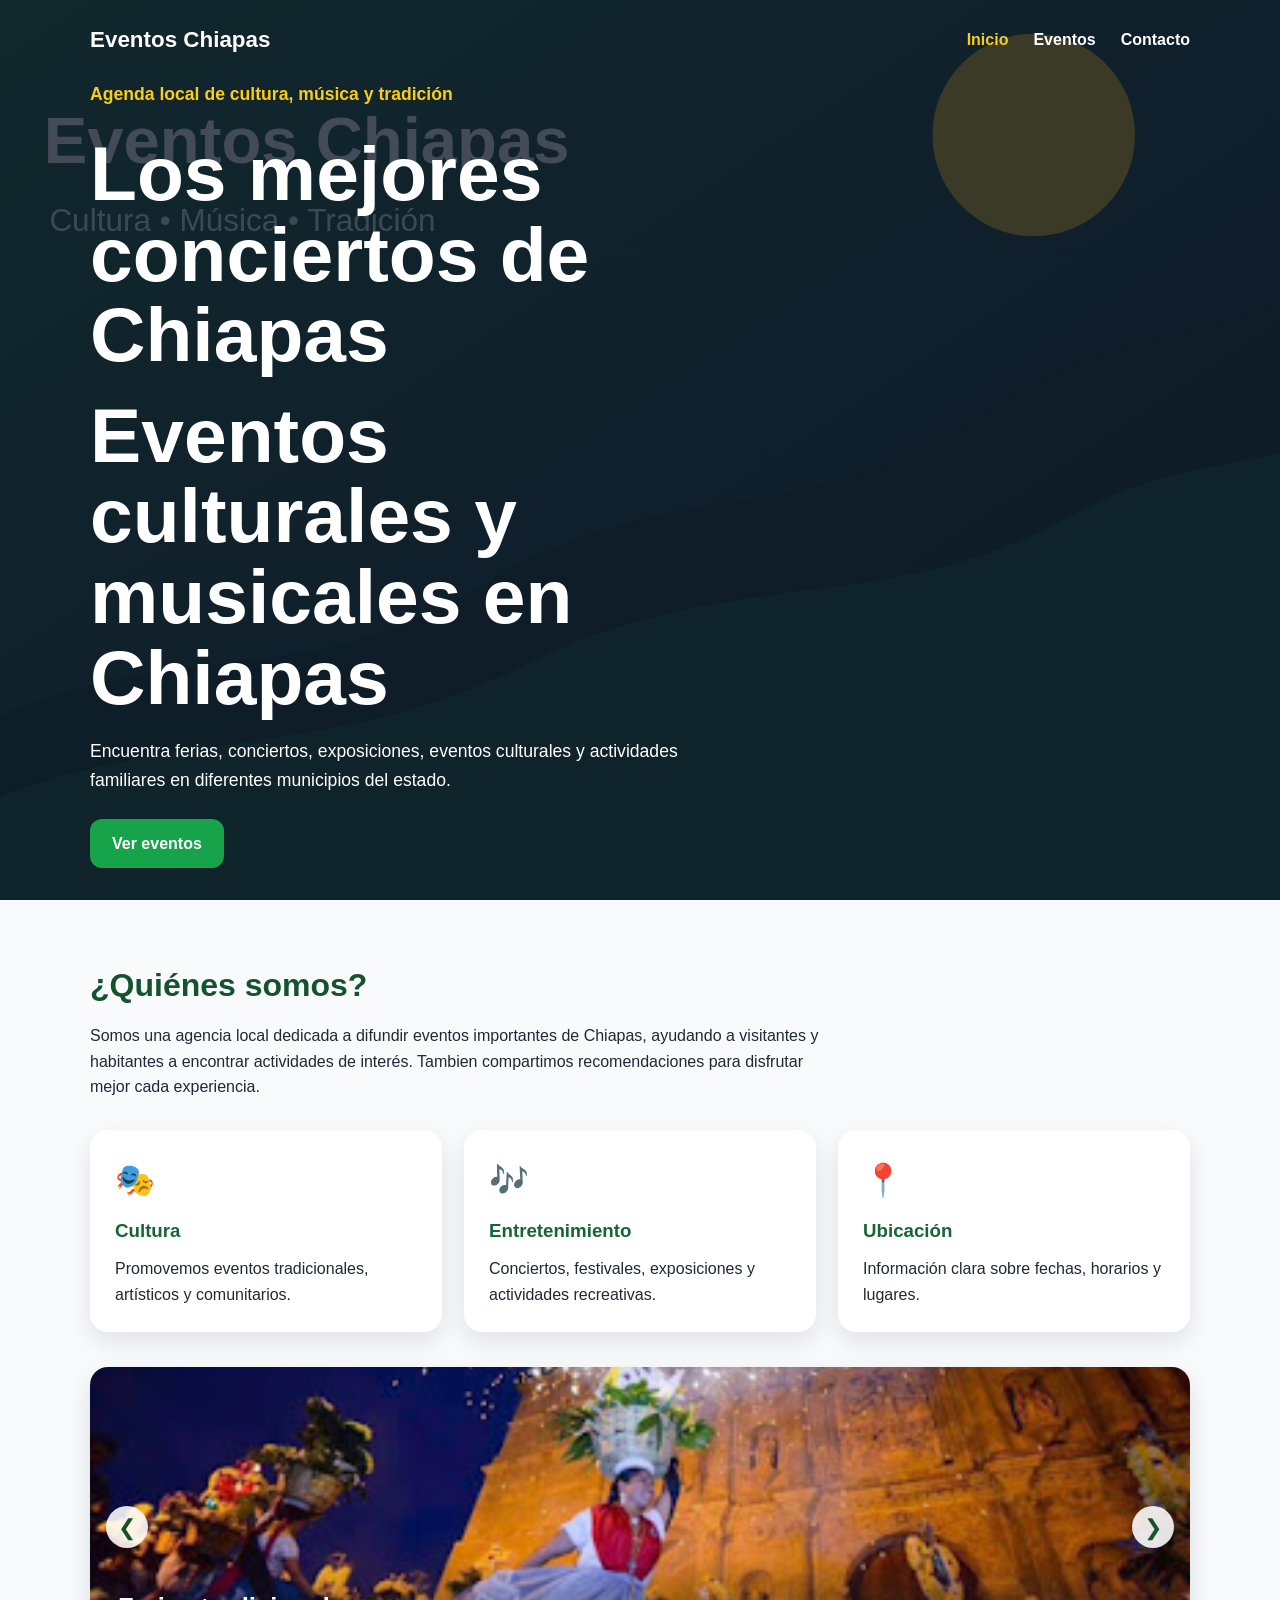
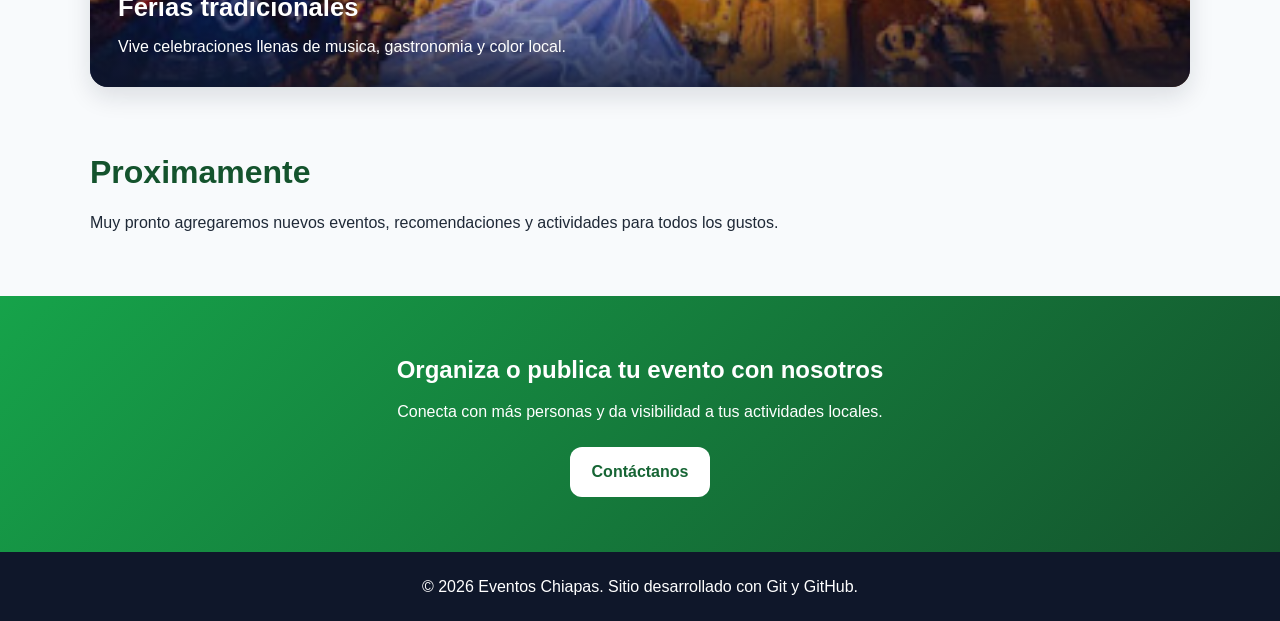
<file: index.html>
<!DOCTYPE html>
<html lang="es">
<head>
  <meta charset="UTF-8" />
  <meta name="viewport" content="width=device-width, initial-scale=1.0" />
  <title>Eventos Chiapas | Inicio</title>
  <link rel="stylesheet" href="css/style.css" />
</head>
<body>
  <header class="header">
    <nav class="navbar">
      <a href="index.html" class="logo">Eventos Chiapas</a>
      <button class="menu-btn" id="menuBtn">☰</button>
      <ul class="nav-links" id="navLinks">
        <li><a href="index.html" class="active">Inicio</a></li>
        <li><a href="eventos.html">Eventos</a></li>
        <li><a href="contacto.html">Contacto</a></li>
      </ul>
    </nav>

    <section class="hero">
      <div class="hero-content">
        <p class="tag">Agenda local de cultura, música y tradición</p>

        <h1>Los mejores conciertos de Chiapas</h1>

      <h1>Eventos culturales y musicales en Chiapas</h1>
 
        <p>
          Encuentra ferias, conciertos, exposiciones, eventos culturales y actividades familiares
          en diferentes municipios del estado.
        </p>
        <a href="eventos.html" class="btn">Ver eventos</a>
      </div>
    </section>
  </header>

  <main>
    <section class="section">
      <h2>¿Quiénes somos?</h2>
      <p class="section-text">
        Somos una agencia local dedicada a difundir eventos importantes de Chiapas,
        ayudando a visitantes y habitantes a encontrar actividades de interés.
        Tambien compartimos recomendaciones para disfrutar mejor cada experiencia.
      </p>

      <div class="cards">
        <article class="card">
          <span>🎭</span>
          <h3>Cultura</h3>
          <p>Promovemos eventos tradicionales, artísticos y comunitarios.</p>
        </article>

        <article class="card">
          <span>🎶</span>
          <h3>Entretenimiento</h3>
          <p>Conciertos, festivales, exposiciones y actividades recreativas.</p>
        </article>

        <article class="card">
          <span>📍</span>
          <h3>Ubicación</h3>
          <p>Información clara sobre fechas, horarios y lugares.</p>
        </article>
      </div>

      <div class="carousel" aria-label="Eventos destacados">
        <button class="carousel-btn carousel-prev" type="button" aria-label="Evento anterior">&#10094;</button>

        <div class="carousel-track">
          <article class="carousel-slide active">
            <img src="img/tradicional.jpg" alt="Paisaje representativo de eventos en Chiapas" />
            <div class="carousel-caption">
              <h3>Ferias tradicionales</h3>
              <p>Vive celebraciones llenas de musica, gastronomia y color local.</p>
            </div>
          </article>

          <article class="carousel-slide">
            <img src="img/local.jpeg" alt="Escenario cultural en Chiapas" />
            <div class="carousel-caption">
              <h3>Conciertos locales</h3>
              <p>Encuentra presentaciones para disfrutar con amigos y familia.</p>
            </div>
          </article>

          <article class="carousel-slide">
            <img src="img/familiar.jpeg" alt="Actividad familiar en Chiapas" />
            <div class="carousel-caption">
              <h3>Actividades familiares</h3>
              <p>Consulta opciones para recorrer Chiapas y participar en comunidad.</p>
            </div>
          </article>
        </div>

        <button class="carousel-btn carousel-next" type="button" aria-label="Siguiente evento">&#10095;</button>
      </div>
    </section>

    <section class="section">
      <h2>Proximamente</h2>
      <p class="section-text">
        Muy pronto agregaremos nuevos eventos, recomendaciones y actividades para todos los gustos.
      </p>
    </section>

    <section class="banner">
      <h2>Organiza o publica tu evento con nosotros</h2>
      <p>Conecta con más personas y da visibilidad a tus actividades locales.</p>
      <a href="contacto.html" class="btn btn-light">Contáctanos</a>
    </section>
  </main>

  <footer class="footer">
    <p>&copy; 2026 Eventos Chiapas. Sitio desarrollado con Git y GitHub.</p>
  </footer>

  <script src="js/script.js"></script>
</body>
</html>
</file>
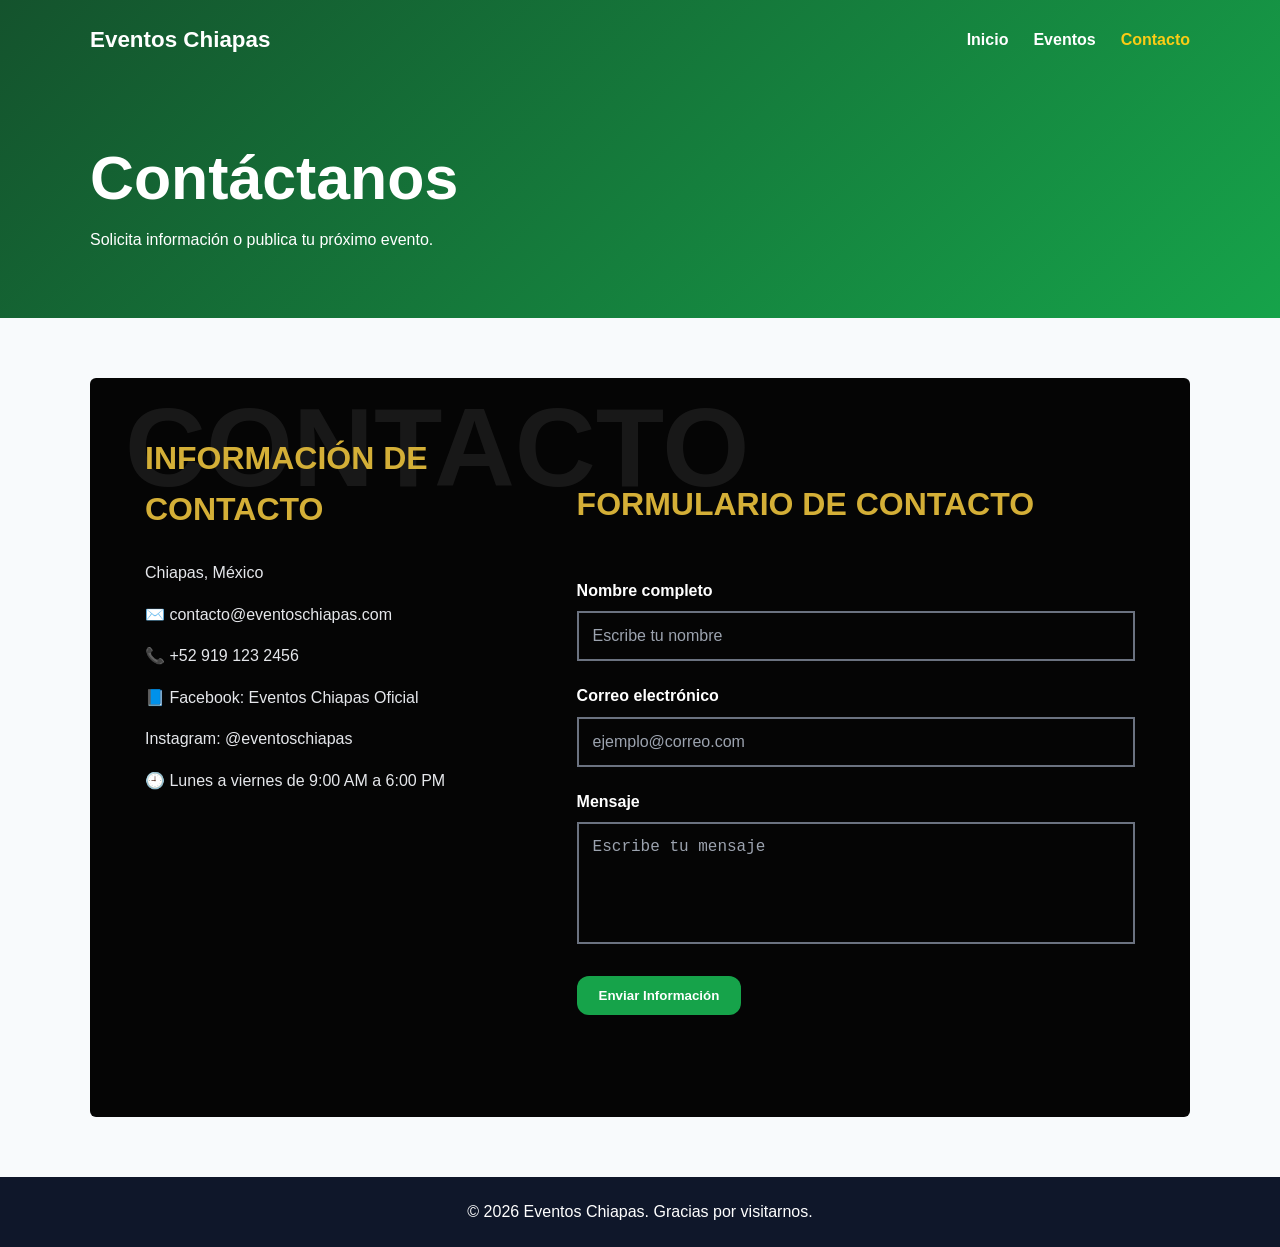
<file: contacto.html>
<!DOCTYPE html>
<html lang="es">
<head>
  <meta charset="UTF-8" />
  <meta name="viewport" content="width=device-width, initial-scale=1.0" />
  <title>Eventos Chiapas | Contacto</title>
  <link rel="stylesheet" href="css/style.css" />
</head>
<body>
  <header class="page-header">
    <nav class="navbar">
      <a href="index.html" class="logo">Eventos Chiapas</a>
      <button class="menu-btn" id="menuBtn">☰</button>
      <ul class="nav-links" id="navLinks">
        <li><a href="index.html">Inicio</a></li>
        <li><a href="eventos.html">Eventos</a></li>
        <li><a href="contacto.html" class="active">Contacto</a></li>
      </ul>
    </nav>

    <div class="page-title">
      <h1>Contáctanos</h1>
      <p>Solicita información o publica tu próximo evento.</p>
    </div>
  </header>

  <main class="section contact-layout">

  <section class="contact-info">
    <h2>Información de contacto</h2>

    <p> Chiapas, México</p>
    <p>✉️ contacto@eventoschiapas.com</p>
    <p>📞 +52 919 123 2456</p>
    <p>📘 Facebook: Eventos Chiapas Oficial</p>
    <p> Instagram: @eventoschiapas</p>
    <p>🕘 Lunes a viernes de 9:00 AM a 6:00 PM</p>

    <iframe 
      
      src="https://www.google.com/maps?q=Universidad+Tecnologica+de+la+Selva+Ocosingo+Chiapas&output=embed"
      width="100%"
      height="220"
      style="border:0; border-radius:12px; margin-top:25px;"
      allowfullscreen=""
      loading="lazy">

    </iframe>

  </section>

  <form class="contact-form" id="contactForm">

    <h2>Formulario de contacto</h2>

    <div class="input-group">
      <label for="nombre">Nombre completo</label>
      <input type="text" id="nombre" placeholder="Escribe tu nombre" required />
    </div>

    <div class="input-group">
      <label for="correo">Correo electrónico</label>
      <input type="email" id="correo" placeholder="ejemplo@correo.com" required />
    </div>

    <div class="input-group">
      <label for="mensaje">Mensaje</label>
      <textarea id="mensaje" rows="5" placeholder="Escribe tu mensaje" required></textarea>
    </div>

    <button type="submit" class="btn">Enviar Información</button>

  </form>

</main>

  <footer class="footer">
    <p>&copy; 2026 Eventos Chiapas. Gracias por visitarnos.</p>
  </footer>

  <script src="js/script.js"></script>
</body>
</html>
</file>
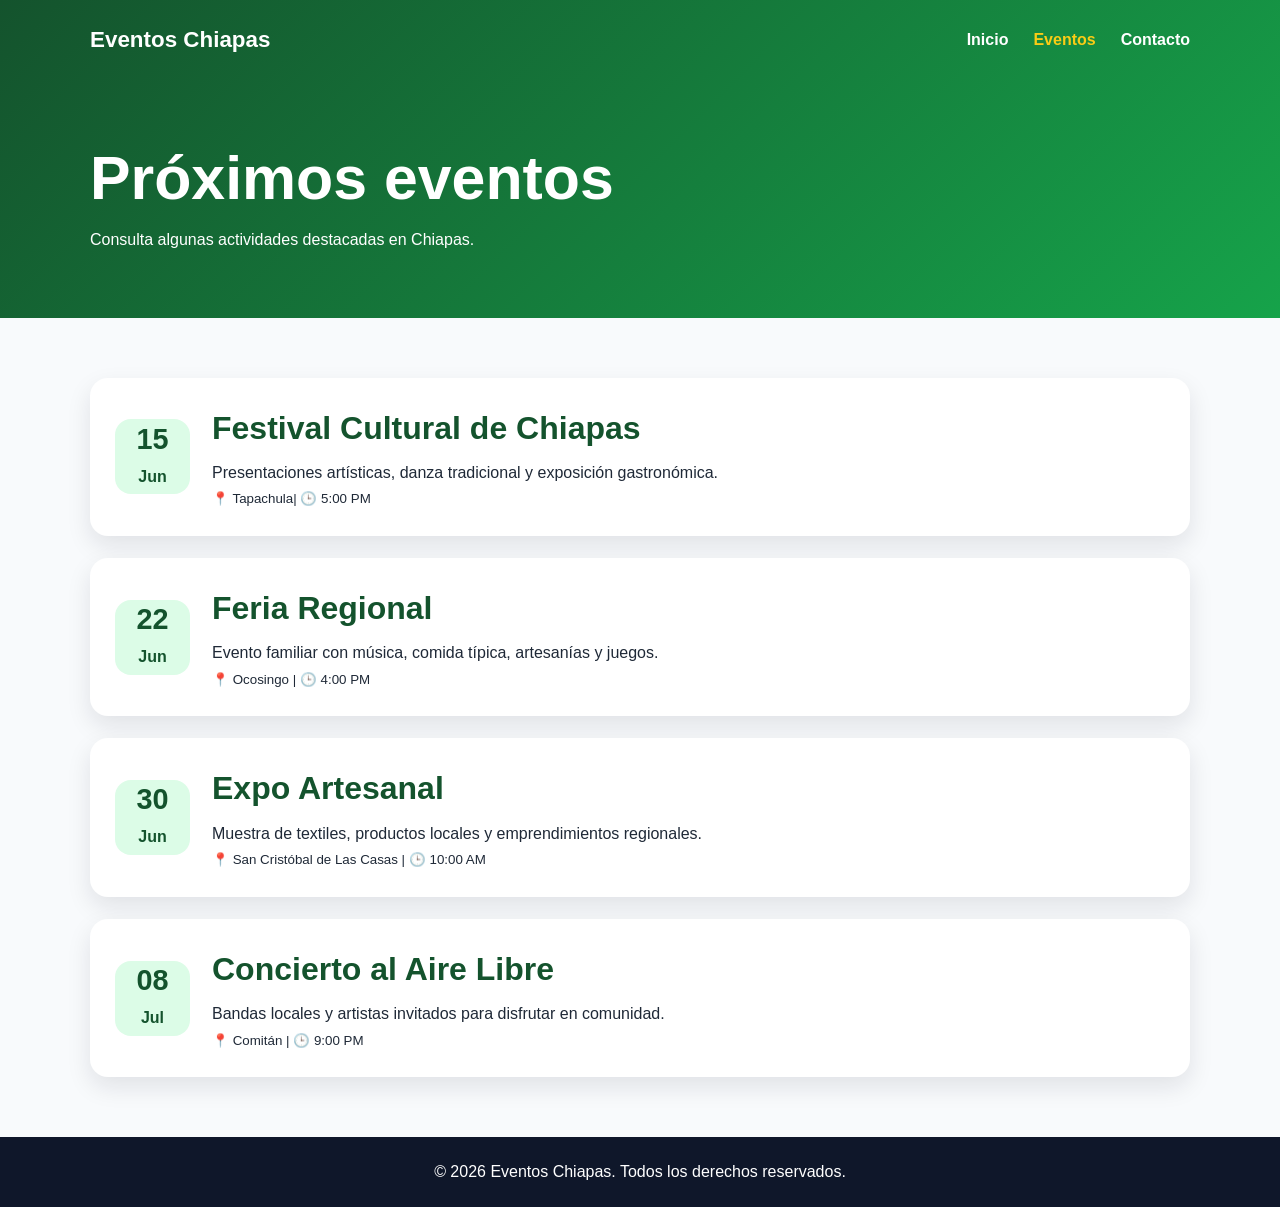
<file: eventos.html>
<!DOCTYPE html>
<html lang="es">
<head>
  <meta charset="UTF-8" />
  <meta name="viewport" content="width=device-width, initial-scale=1.0" />
  <title>Eventos Chiapas | Eventos</title>
  <link rel="stylesheet" href="css/style.css" />
</head>
<body>
  <header class="page-header">
    <nav class="navbar">
      <a href="index.html" class="logo">Eventos Chiapas</a>
      <button class="menu-btn" id="menuBtn">☰</button>
      <ul class="nav-links" id="navLinks">
        <li><a href="index.html">Inicio</a></li>
        <li><a href="eventos.html" class="active">Eventos</a></li>
        <li><a href="contacto.html">Contacto</a></li>
      </ul>
    </nav>

    <div class="page-title">
      <h1>Próximos eventos</h1>
      <p>Consulta algunas actividades destacadas en Chiapas.</p>
    </div>
  </header>

  <main class="section">
    <div class="event-grid">
      <article class="event-card">
        <div class="event-date">
          <strong>15</strong>
          <span>Jun</span>
        </div>
        <div>
          <h2>Festival Cultural de Chiapas</h2>
          <p>Presentaciones artísticas, danza tradicional y exposición gastronómica.</p>
          <small>📍 Tapachula| 🕒 5:00 PM</small>
        </div>
      </article>

      <article class="event-card">
        <div class="event-date">
          <strong>22</strong>
          <span>Jun</span>
        </div>
        <div>
          <h2>Feria Regional</h2>
          <p>Evento familiar con música, comida típica, artesanías y juegos.</p>
          <small>📍 Ocosingo | 🕒 4:00 PM</small>
        </div>
      </article>

      <article class="event-card">
        <div class="event-date">
          <strong>30</strong>
          <span>Jun</span>
        </div>
        <div>
          <h2>Expo Artesanal</h2>
          <p>Muestra de textiles, productos locales y emprendimientos regionales.</p>
          <small>📍 San Cristóbal de Las Casas | 🕒 10:00 AM</small>
        </div>
      </article>

      <article class="event-card">
        <div class="event-date">
          <strong>08</strong>
          <span>Jul</span>
        </div>
        <div>
          <h2>Concierto al Aire Libre</h2>
          <p>Bandas locales y artistas invitados para disfrutar en comunidad.</p>
          <small>📍 Comitán | 🕒 9:00 PM</small>
        </div>
      </article>
    </div>
  </main>

  <footer class="footer">
    <p>&copy; 2026 Eventos Chiapas. Todos los derechos reservados.</p>
  </footer>

  <script src="js/script.js"></script>
</body>
</html>
</file>
<file: css/style.css>
* {
  box-sizing: border-box;
  margin: 0;
  padding: 0;
}

body {
  font-family: Arial, Helvetica, sans-serif;
  color: #1f2937;
  background-color: #f8fafc;
  line-height: 1.6;
}

a {
  text-decoration: none;
}

.header {
  min-height: 100vh;
  background: linear-gradient(rgba(15, 23, 42, 0.78), rgba(15, 23, 42, 0.78)),
    url("../img/chiapas-eventos.svg");
  background-size: cover;
  background-position: center;
  color: #ffffff;
}

.navbar {
  width: min(1100px, 92%);
  margin: auto;
  padding: 22px 0;
  display: flex;
  justify-content: space-between;
  align-items: center;
}

.logo {
  color: #ffffff;
  font-size: 1.4rem;
  font-weight: 800;
}

.nav-links {
  list-style: none;
  display: flex;
  gap: 25px;
}

.nav-links a {
  color: #ffffff;
  font-weight: 600;
}

.nav-links a:hover,
.nav-links a.active {
  color: #facc15;
}

.menu-btn {
  display: none;
  background: none;
  color: #ffffff;
  border: none;
  font-size: 1.8rem;
  cursor: pointer;
}

.hero {
  width: min(1100px, 92%);
  margin: auto;
  min-height: 75vh;
  display: flex;
  align-items: center;
}

.hero-content {
  max-width: 650px;
}

.tag {
  color: #facc15;
  font-weight: 700;
  margin-bottom: 12px;
}

.hero h1 {
  font-size: clamp(2.3rem, 6vw, 4.8rem);
  line-height: 1.05;
  margin-bottom: 20px;
}

.hero p {
  margin-bottom: 25px;
  font-size: 1.1rem;
}

.btn {
  display: inline-block;
  background: #16a34a;
  color: #ffffff;
  padding: 12px 22px;
  border-radius: 12px;
  border: none;
  font-weight: 700;
  cursor: pointer;
  transition: transform 0.2s ease, background 0.2s ease;
}

.btn:hover {
  background: #15803d;
  transform: translateY(-2px);
}

.btn-light {
  background: #ffffff;
  color: #166534;
}

.section {
  width: min(1100px, 92%);
  margin: 60px auto;
}

.section h2 {
  font-size: 2rem;
  margin-bottom: 12px;
  color: #14532d;
}

.section-text {
  max-width: 750px;
  margin-bottom: 30px;
}

.cards {
  display: grid;
  grid-template-columns: repeat(3, 1fr);
  gap: 22px;
}

.card,
.event-card,
.contact-info,
.contact-form {
  background: #ffffff;
  padding: 25px;
  border-radius: 18px;
  box-shadow: 0 10px 25px rgba(15, 23, 42, 0.1);
}

.card span {
  font-size: 2rem;
}

.card h3 {
  margin: 10px 0;
  color: #166534;
}

.carousel {
  position: relative;
  margin-top: 35px;
  overflow: hidden;
  border-radius: 18px;
  min-height: 320px;
  box-shadow: 0 10px 25px rgba(15, 23, 42, 0.12);
}

.carousel-track {
  position: relative;
  min-height: 320px;
}

.carousel-slide {
  position: absolute;
  inset: 0;
  opacity: 0;
  transform: scale(1.04);
  transition: opacity 0.6s ease, transform 0.6s ease;
}

.carousel-slide.active {
  opacity: 1;
  transform: scale(1);
  z-index: 1;
}

.carousel-slide img {
  width: 100%;
  height: 320px;
  display: block;
  object-fit: cover;
  background: #dcfce7;
}

.carousel-caption {
  position: absolute;
  left: 0;
  right: 0;
  bottom: 0;
  z-index: 2;
  padding: 28px;
  color: #ffffff;
  background: linear-gradient(transparent, rgba(15, 23, 42, 0.82));
}

.carousel-caption h3 {
  font-size: 1.6rem;
  margin-bottom: 6px;
}

.carousel-btn {
  position: absolute;
  top: 50%;
  z-index: 3;
  width: 42px;
  height: 42px;
  border: none;
  border-radius: 50%;
  color: #14532d;
  background: rgba(255, 255, 255, 0.88);
  cursor: pointer;
  font-size: 1.4rem;
  transform: translateY(-50%);
  transition: background 0.2s ease, transform 0.2s ease;
}

.carousel-btn:hover {
  background: #ffffff;
  transform: translateY(-50%) scale(1.08);
}

.carousel-prev {
  left: 16px;
}

.carousel-next {
  right: 16px;
}

.banner {
  text-align: center;
  background: linear-gradient(135deg, #16a34a, #14532d);
  color: #ffffff;
  padding: 55px 20px;
}

.banner p {
  margin: 10px 0 22px;
}

.page-header {
  background: linear-gradient(135deg, #14532d, #16a34a);
  color: #ffffff;
}

.page-title {
  width: min(1100px, 92%);
  margin: auto;
  padding: 50px 0 65px;
}

.page-title h1 {
  font-size: clamp(2.1rem, 5vw, 3.8rem);
}

.event-grid {
  display: grid;
  gap: 22px;
}

.event-card {
  display: flex;
  gap: 22px;
  align-items: center;
}

.event-date {
  min-width: 75px;
  min-height: 75px;
  background: #dcfce7;
  color: #14532d;
  border-radius: 16px;
  display: grid;
  place-items: center;
  text-align: center;
}

.event-date strong {
  font-size: 1.8rem;
  line-height: 1;
}

.event-date span {
  font-weight: 700;
}

.event-card h2 {
  color: #14532d;
  margin-bottom: 6px;
}

.contact-layout {
  width: min(1100px, 92%);
  margin: 60px auto;
  display: grid;
  grid-template-columns: 0.9fr 1.3fr;
  gap: 45px;
  align-items: center;
  background: #050505;
  color: #ffffff;
  padding: 55px;
  border-radius: 6px;
  position: relative;
  overflow: hidden;
}

.contact-layout::before {
  content: "CONTACTO";
  position: absolute;
  top: -20px;
  left: 35px;
  font-size: 7rem;
  font-weight: 900;
  color: rgba(255, 255, 255, 0.08);
  z-index: 0;
}

.contact-info,
.contact-form {
  background: transparent;
  box-shadow: none;
  padding: 0;
  position: relative;
  z-index: 1;
}

.contact-info h2,
.contact-form h2 {
  color: #d4af37;
  font-size: 2rem;
  margin-bottom: 25px;
  text-transform: uppercase;
}

.contact-info p {
  color: #e5e7eb;
  margin-bottom: 16px;
}

.contact-form label {
  color: #ffffff;
  font-weight: 600;
}

.contact-form input,
.contact-form textarea {
  background: transparent;
  border: 2px solid #6b7280;
  color: #ffffff;
  border-radius: 0;
}

.contact-form input::placeholder,
.contact-form textarea::placeholder {
  color: #9ca3af;
}

.contact-form {
  display: flex;
  flex-direction: column;
  gap: 22px;
}

.input-group {
  display: flex;
  flex-direction: column;
}

.input-group label {
  margin-bottom: 8px;
  font-size: 1rem;
  font-weight: 700;
  color: #ffffff;
}

.input-group input,
.input-group textarea {
  width: 100%;
  padding: 14px;
  background: transparent;
  border: 2px solid #6b7280;
  color: #ffffff;
  font-size: 1rem;
}

.input-group textarea {
  resize: none;
}

.contact-form .btn {
  margin-top: 10px;
  align-self: flex-start;
}

.contact-form .btn:hover {
  background: #facc15;
}

.footer {
  text-align: center;
  background: #0f172a;
  color: #ffffff;
  padding: 22px;
}

@media (max-width: 768px) {
  .menu-btn {
    display: block;
  }

  .nav-links {
    position: absolute;
    top: 72px;
    left: 0;
    right: 0;
    background: #14532d;
    flex-direction: column;
    text-align: center;
    padding: 20px;
    display: none;
  }

  .nav-links.show {
    display: flex;
  }

  .cards,
  .contact-layout {
    grid-template-columns: 1fr;
  }

  .event-card {
    align-items: flex-start;
  }

  .carousel,
  .carousel-track {
    min-height: 260px;
  }

  .carousel-slide img {
    height: 260px;
  }

  .carousel-caption {
    padding: 22px;
  }
}
</file>
